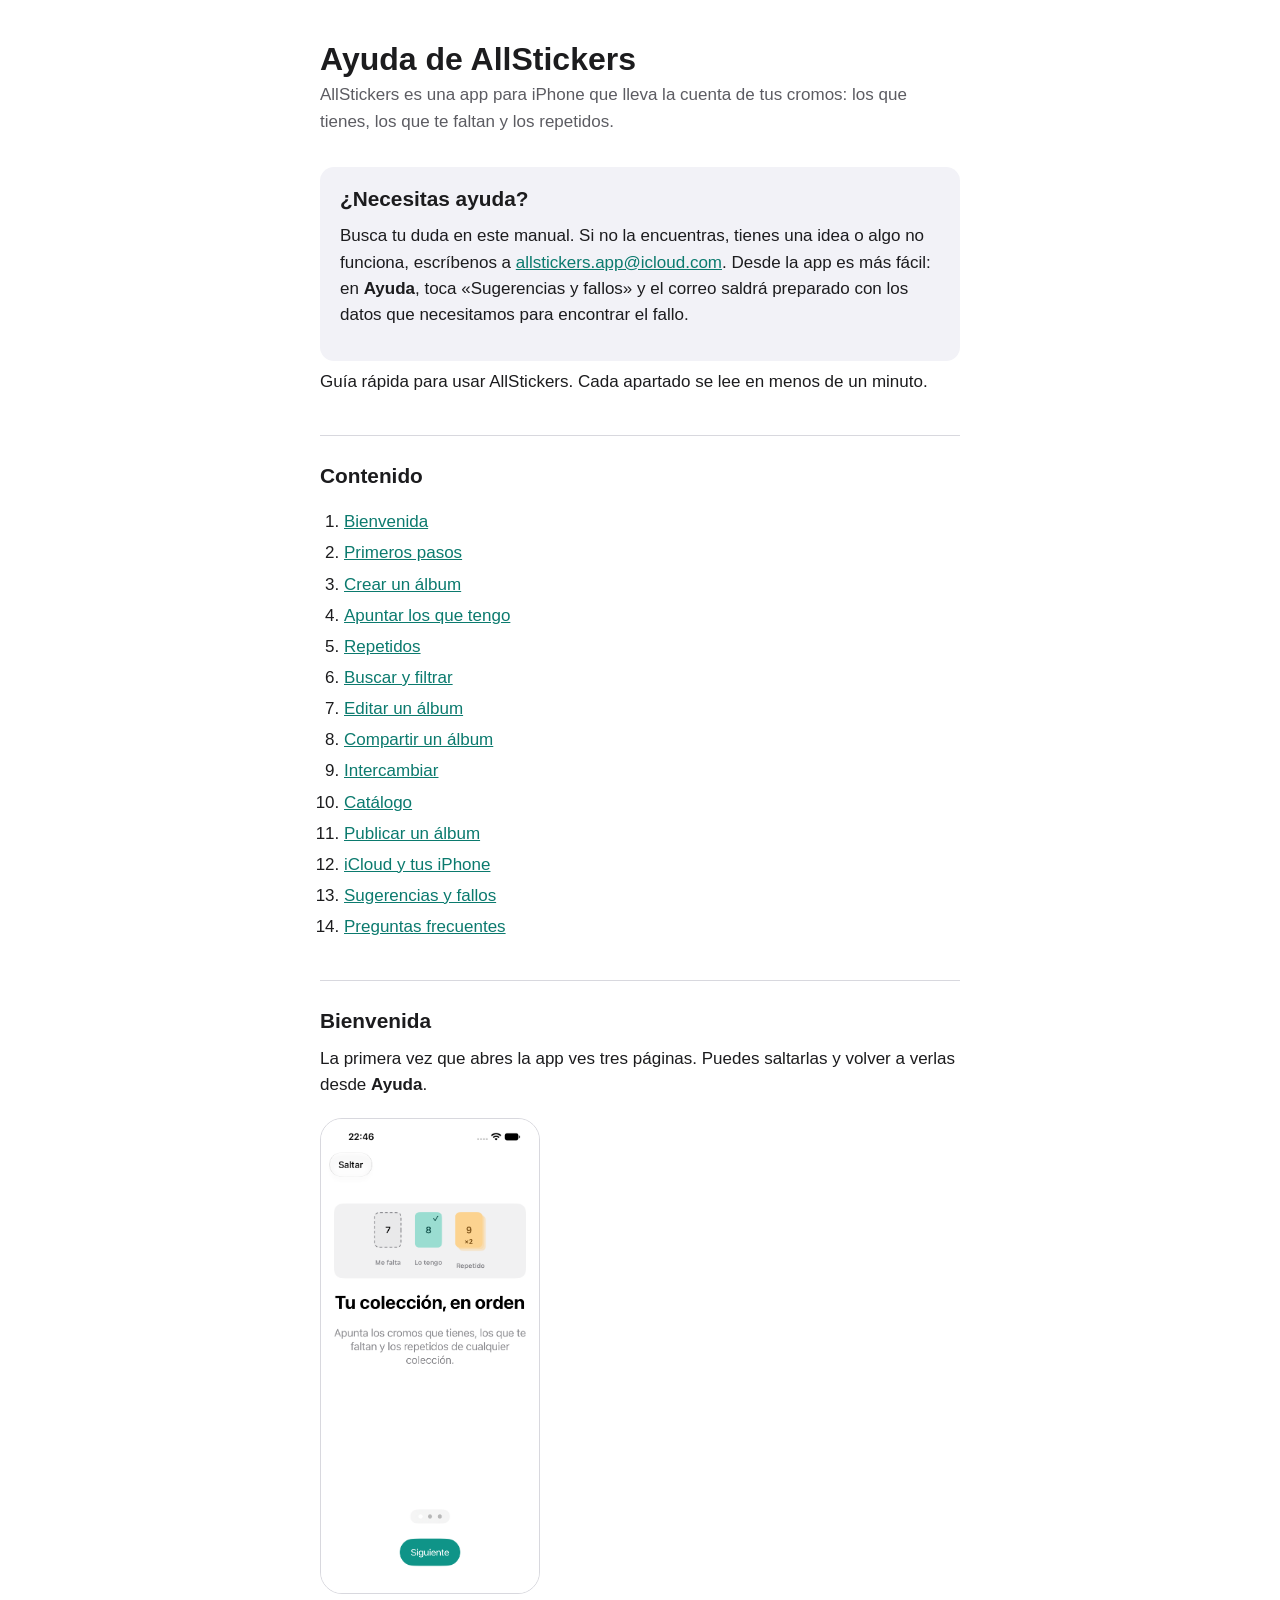
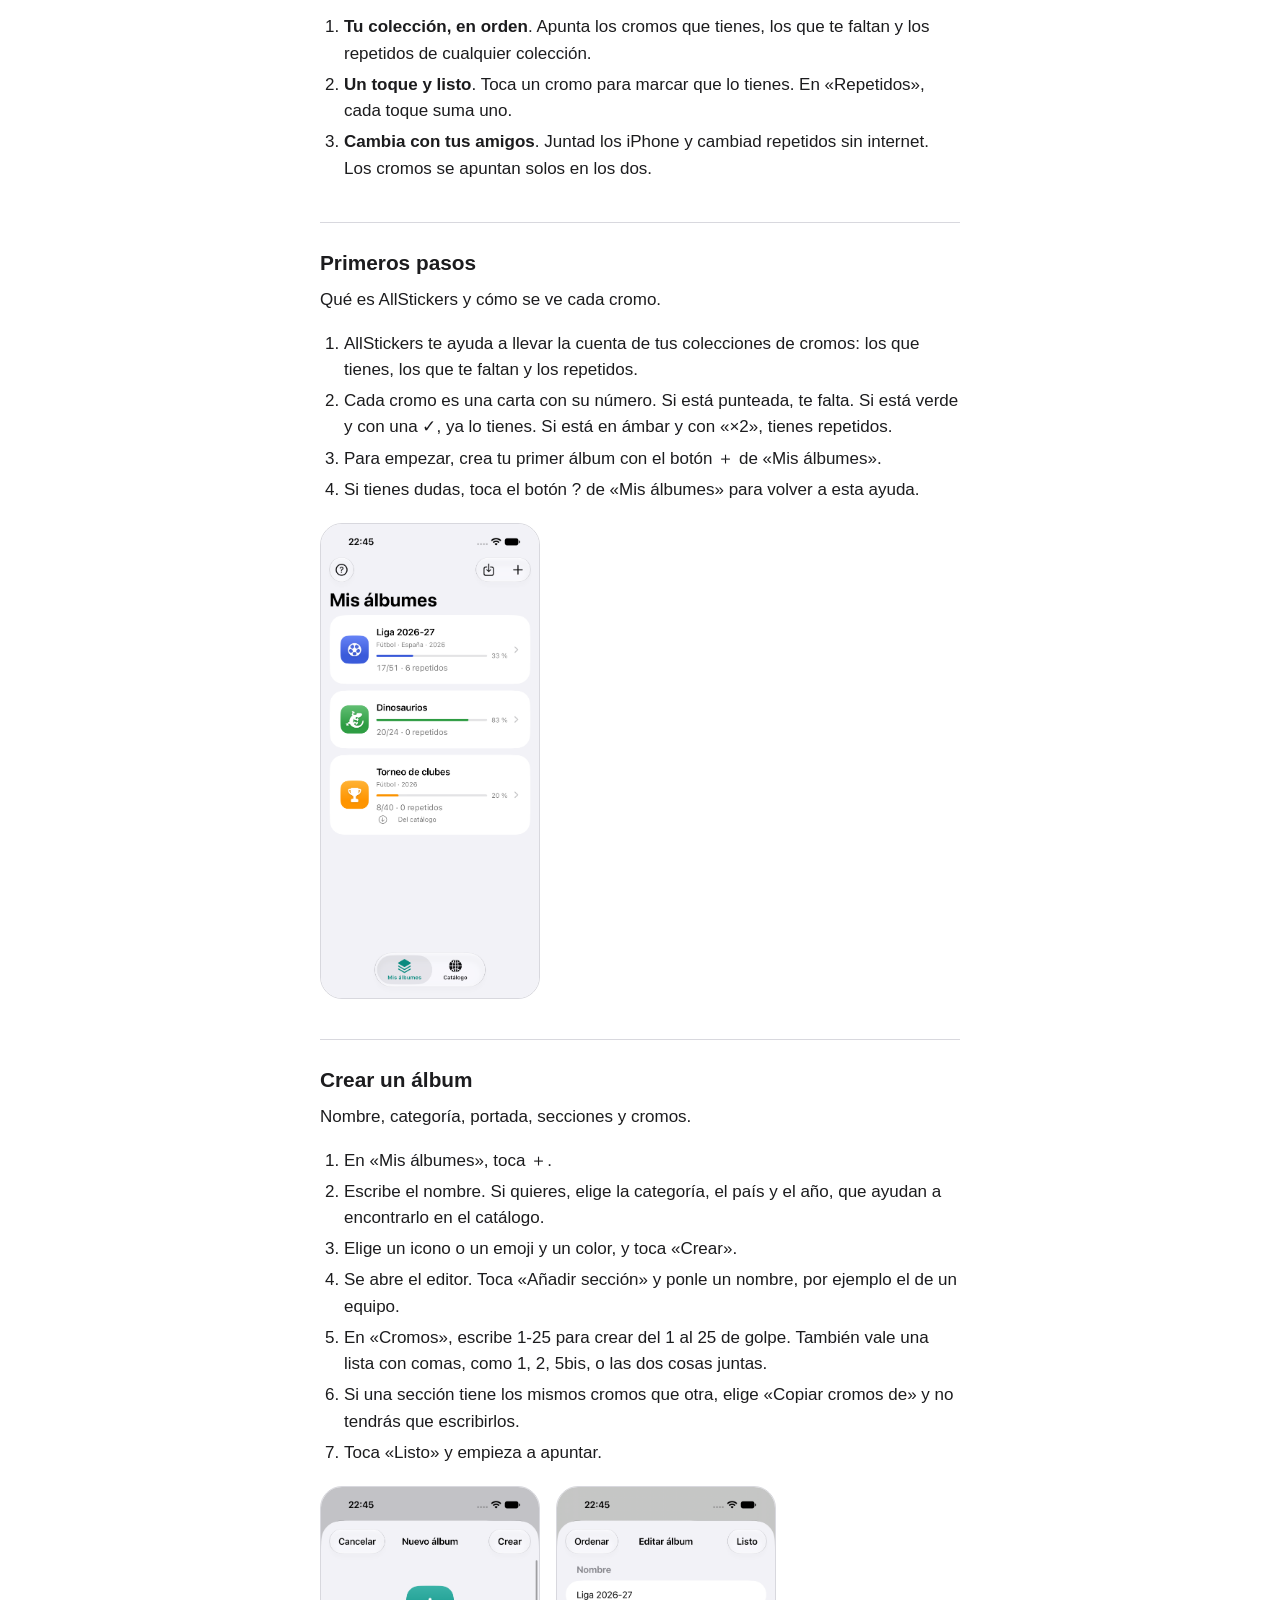
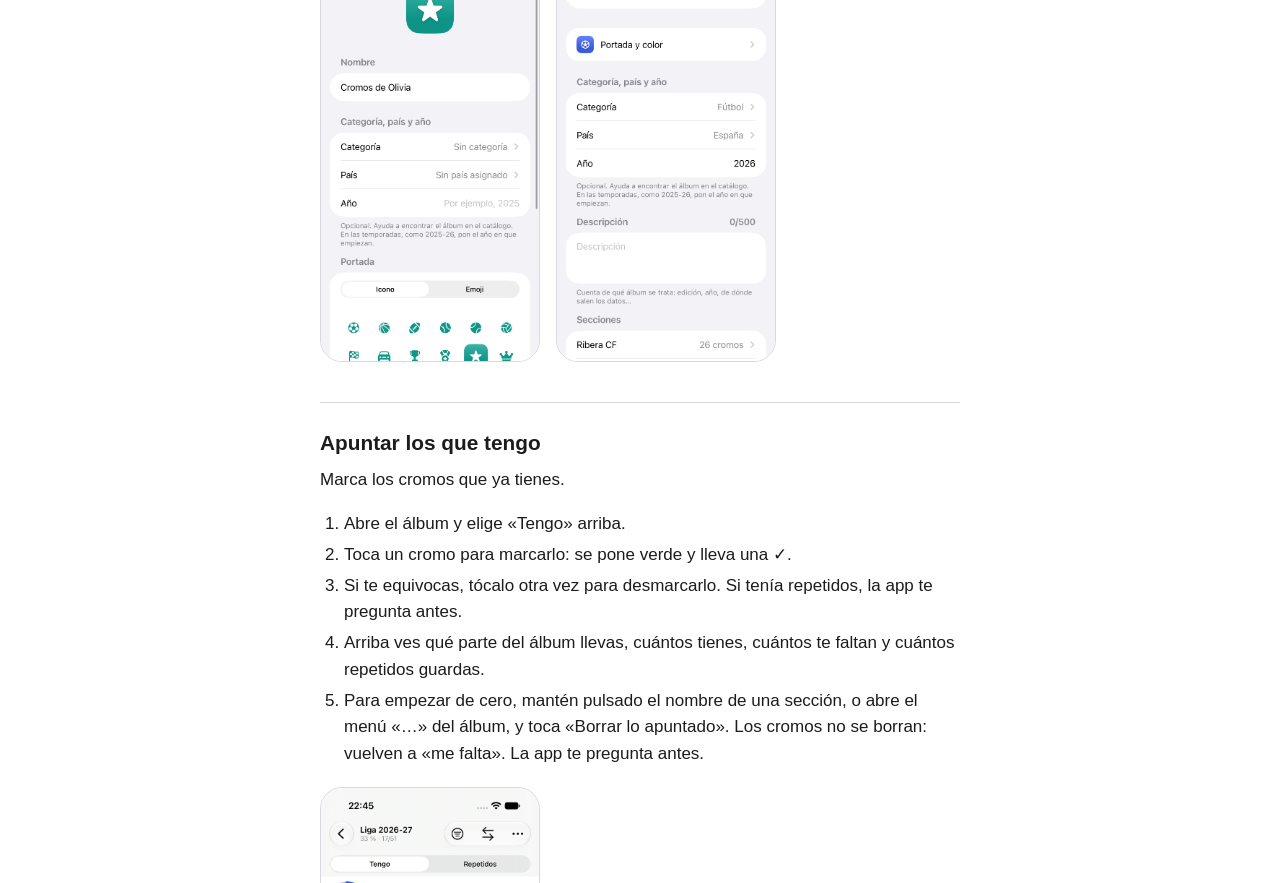
<file: index.html>
<!doctype html>
<html lang="es">
<head>
<meta charset="utf-8">
<meta name="viewport" content="width=device-width, initial-scale=1">
<title>AllStickers</title>
<meta http-equiv="refresh" content="0; url=soporte.html">
<link rel="stylesheet" href="estilo.css">
</head>
<body>
<main>
<h1>AllStickers</h1>
<p><a href="soporte.html">Ayuda</a> · <a href="privacidad.html">Política de privacidad</a></p>
</main>
</body>
</html>
</file>
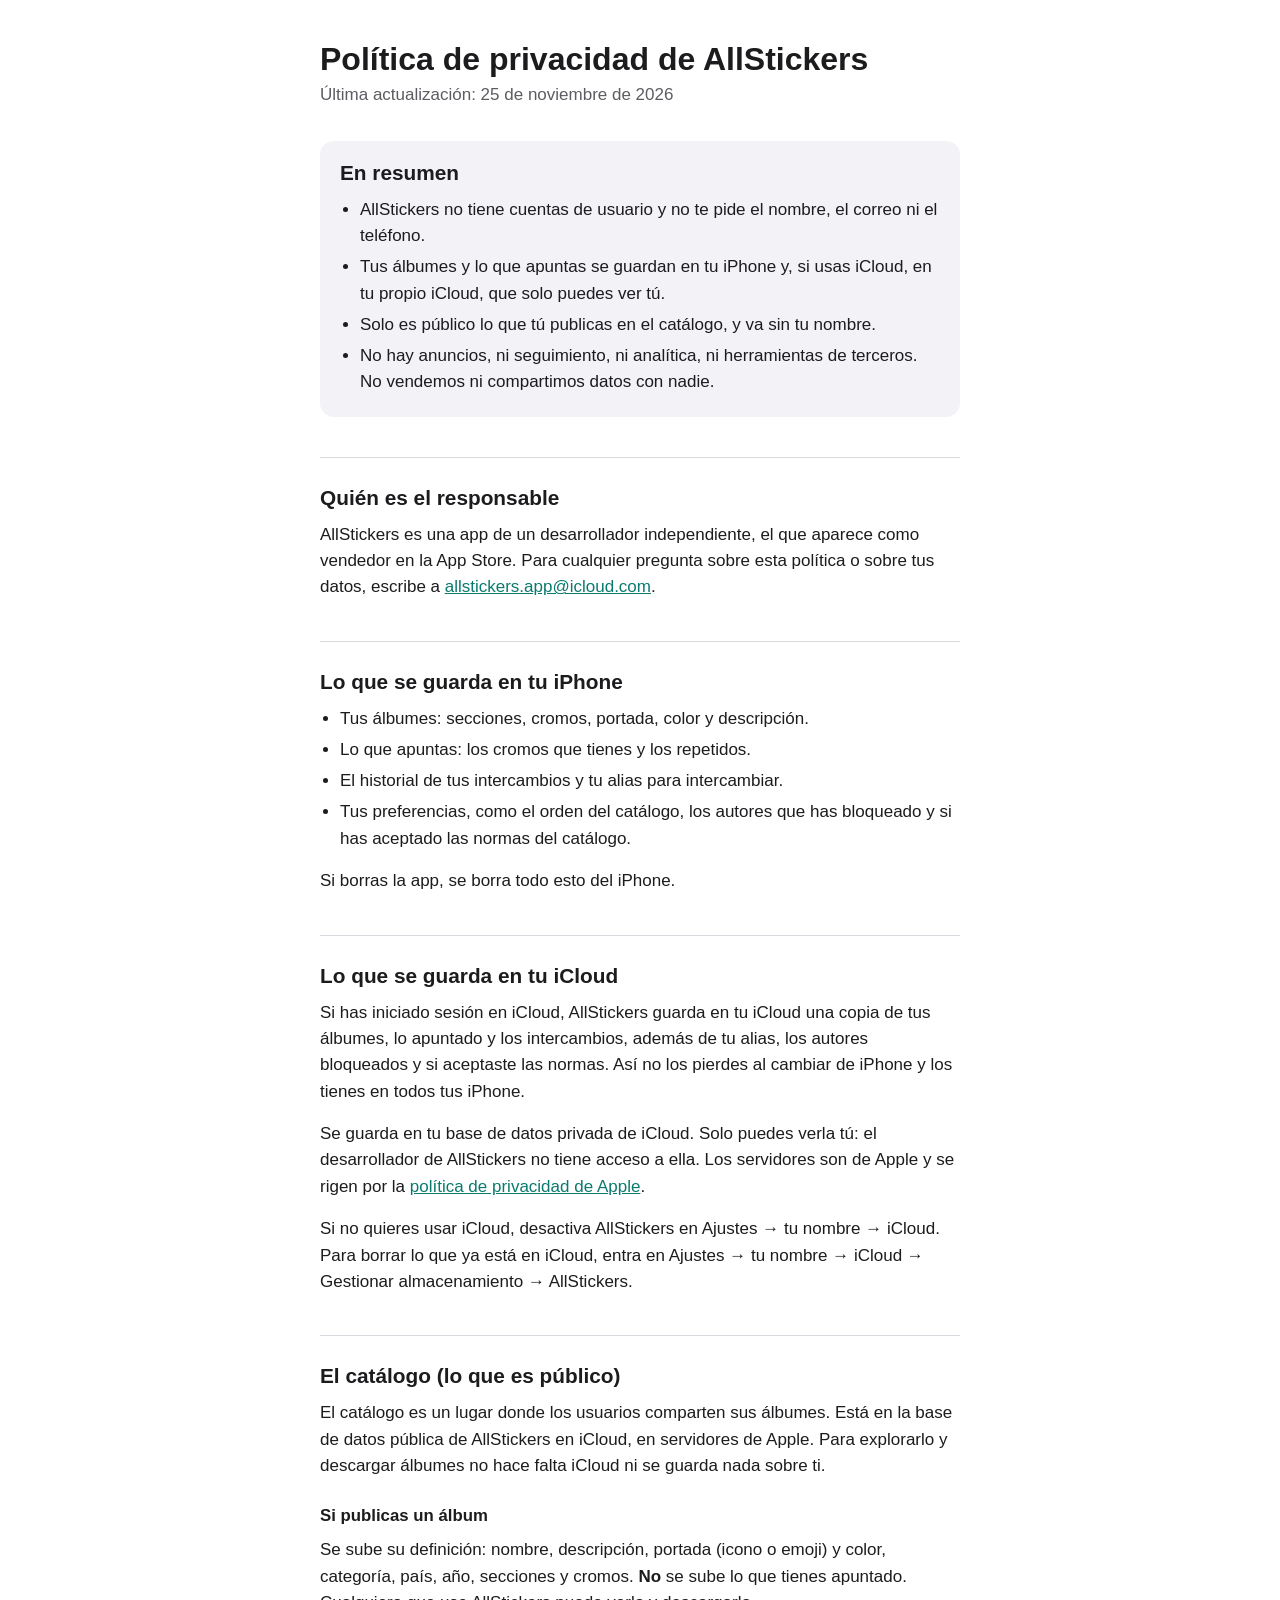
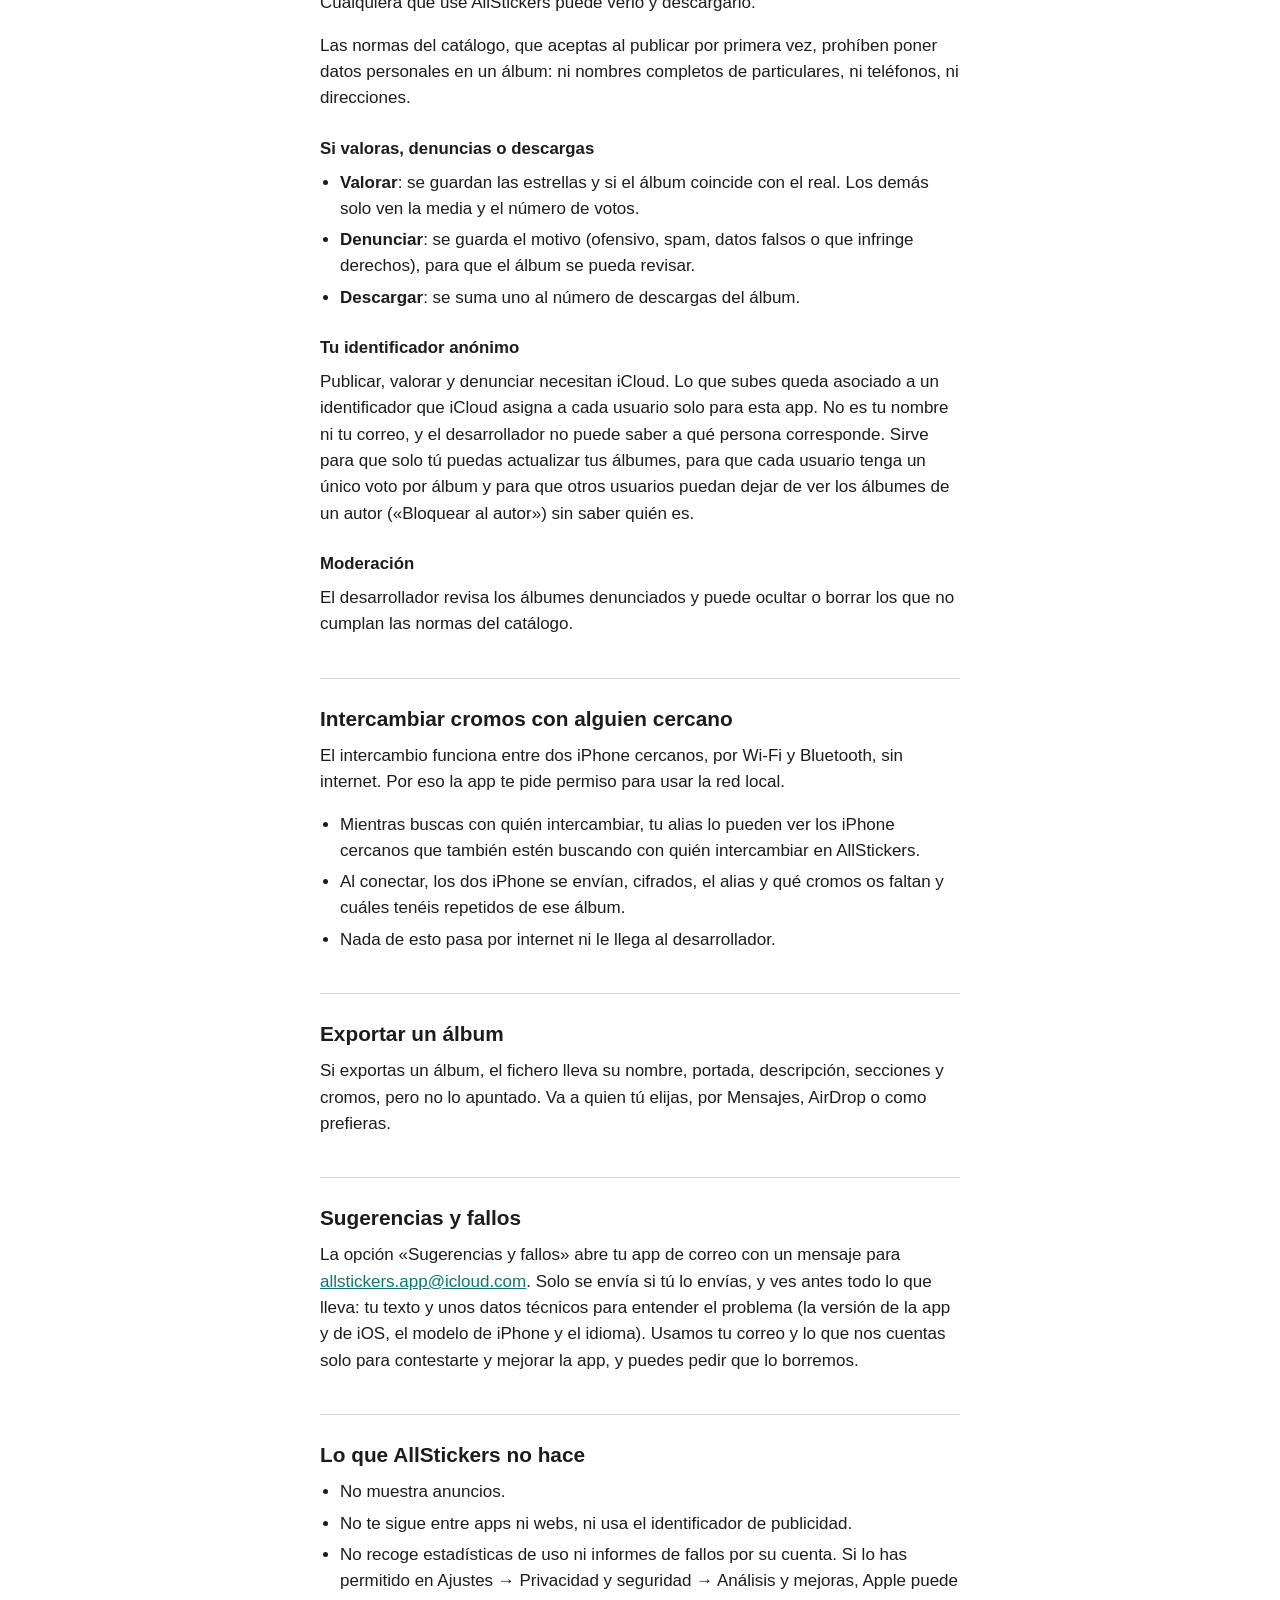
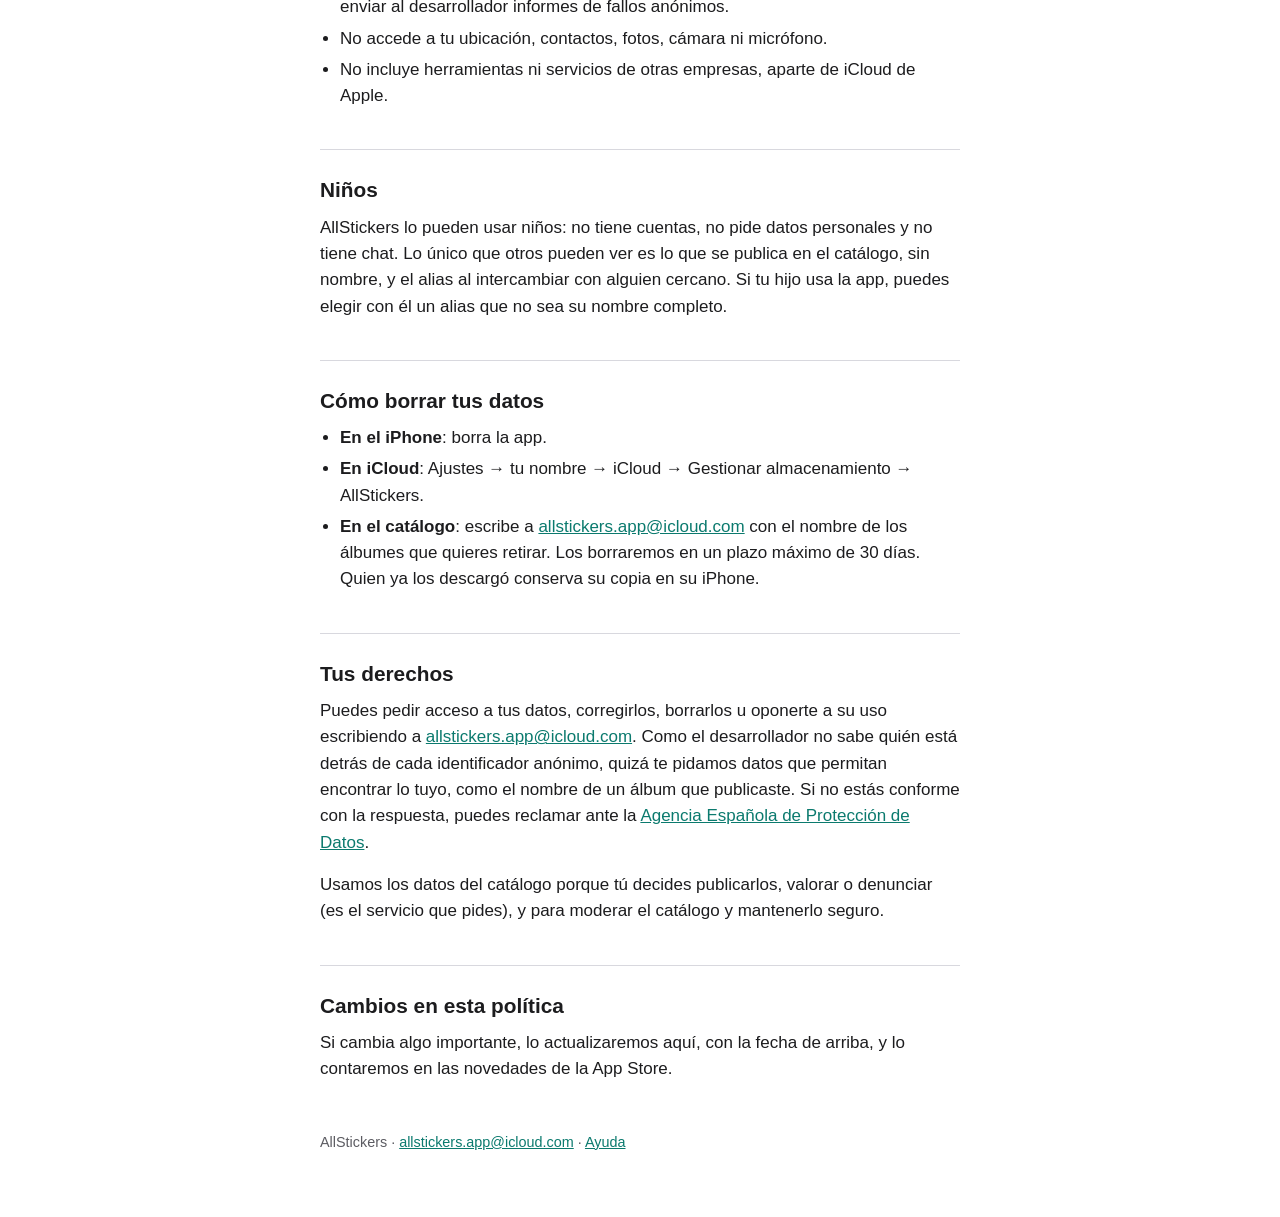
<file: privacidad.html>
<!doctype html>
<html lang="es">
<head>
<meta charset="utf-8">
<meta name="viewport" content="width=device-width, initial-scale=1">
<title>Política de privacidad · AllStickers</title>
<meta name="description" content="Qué datos usa AllStickers, dónde se guardan y cómo borrarlos.">
<link rel="stylesheet" href="estilo.css">
</head>
<body>
<main>
  <h1>Política de privacidad de AllStickers</h1>
  <p class="updated">Última actualización: 25 de noviembre de 2026</p>

  <section class="summary">
    <h2>En resumen</h2>
    <ul>
      <li>AllStickers no tiene cuentas de usuario y no te pide el nombre, el correo ni el teléfono.</li>
      <li>Tus álbumes y lo que apuntas se guardan en tu iPhone y, si usas iCloud, en tu propio iCloud, que solo puedes ver tú.</li>
      <li>Solo es público lo que tú publicas en el catálogo, y va sin tu nombre.</li>
      <li>No hay anuncios, ni seguimiento, ni analítica, ni herramientas de terceros. No vendemos ni compartimos datos con nadie.</li>
    </ul>
  </section>

  <h2>Quién es el responsable</h2>
  <p>AllStickers es una app de un desarrollador independiente, el que aparece como vendedor en la App Store. Para cualquier pregunta sobre esta política o sobre tus datos, escribe a <a href="mailto:allstickers.app@icloud.com">allstickers.app@icloud.com</a>.</p>

  <h2>Lo que se guarda en tu iPhone</h2>
  <ul>
    <li>Tus álbumes: secciones, cromos, portada, color y descripción.</li>
    <li>Lo que apuntas: los cromos que tienes y los repetidos.</li>
    <li>El historial de tus intercambios y tu alias para intercambiar.</li>
    <li>Tus preferencias, como el orden del catálogo, los autores que has bloqueado y si has aceptado las normas del catálogo.</li>
  </ul>
  <p>Si borras la app, se borra todo esto del iPhone.</p>

  <h2>Lo que se guarda en tu iCloud</h2>
  <p>Si has iniciado sesión en iCloud, AllStickers guarda en tu iCloud una copia de tus álbumes, lo apuntado y los intercambios, además de tu alias, los autores bloqueados y si aceptaste las normas. Así no los pierdes al cambiar de iPhone y los tienes en todos tus iPhone.</p>
  <p>Se guarda en tu base de datos privada de iCloud. Solo puedes verla tú: el desarrollador de AllStickers no tiene acceso a ella. Los servidores son de Apple y se rigen por la <a href="https://www.apple.com/es/legal/privacy/">política de privacidad de Apple</a>.</p>
  <p>Si no quieres usar iCloud, desactiva AllStickers en Ajustes → tu nombre → iCloud. Para borrar lo que ya está en iCloud, entra en Ajustes → tu nombre → iCloud → Gestionar almacenamiento → AllStickers.</p>

  <h2>El catálogo (lo que es público)</h2>
  <p>El catálogo es un lugar donde los usuarios comparten sus álbumes. Está en la base de datos pública de AllStickers en iCloud, en servidores de Apple. Para explorarlo y descargar álbumes no hace falta iCloud ni se guarda nada sobre ti.</p>

  <h3>Si publicas un álbum</h3>
  <p>Se sube su definición: nombre, descripción, portada (icono o emoji) y color, categoría, país, año, secciones y cromos. <strong>No</strong> se sube lo que tienes apuntado. Cualquiera que use AllStickers puede verlo y descargarlo.</p>
  <p>Las normas del catálogo, que aceptas al publicar por primera vez, prohíben poner datos personales en un álbum: ni nombres completos de particulares, ni teléfonos, ni direcciones.</p>

  <h3>Si valoras, denuncias o descargas</h3>
  <ul>
    <li><strong>Valorar</strong>: se guardan las estrellas y si el álbum coincide con el real. Los demás solo ven la media y el número de votos.</li>
    <li><strong>Denunciar</strong>: se guarda el motivo (ofensivo, spam, datos falsos o que infringe derechos), para que el álbum se pueda revisar.</li>
    <li><strong>Descargar</strong>: se suma uno al número de descargas del álbum.</li>
  </ul>

  <h3>Tu identificador anónimo</h3>
  <p>Publicar, valorar y denunciar necesitan iCloud. Lo que subes queda asociado a un identificador que iCloud asigna a cada usuario solo para esta app. No es tu nombre ni tu correo, y el desarrollador no puede saber a qué persona corresponde. Sirve para que solo tú puedas actualizar tus álbumes, para que cada usuario tenga un único voto por álbum y para que otros usuarios puedan dejar de ver los álbumes de un autor («Bloquear al autor») sin saber quién es.</p>

  <h3>Moderación</h3>
  <p>El desarrollador revisa los álbumes denunciados y puede ocultar o borrar los que no cumplan las normas del catálogo.</p>

  <h2>Intercambiar cromos con alguien cercano</h2>
  <p>El intercambio funciona entre dos iPhone cercanos, por Wi‑Fi y Bluetooth, sin internet. Por eso la app te pide permiso para usar la red local.</p>
  <ul>
    <li>Mientras buscas con quién intercambiar, tu alias lo pueden ver los iPhone cercanos que también estén buscando con quién intercambiar en AllStickers.</li>
    <li>Al conectar, los dos iPhone se envían, cifrados, el alias y qué cromos os faltan y cuáles tenéis repetidos de ese álbum.</li>
    <li>Nada de esto pasa por internet ni le llega al desarrollador.</li>
  </ul>

  <h2>Exportar un álbum</h2>
  <p>Si exportas un álbum, el fichero lleva su nombre, portada, descripción, secciones y cromos, pero no lo apuntado. Va a quien tú elijas, por Mensajes, AirDrop o como prefieras.</p>

  <h2>Sugerencias y fallos</h2>
  <p>La opción «Sugerencias y fallos» abre tu app de correo con un mensaje para <a href="mailto:allstickers.app@icloud.com">allstickers.app@icloud.com</a>. Solo se envía si tú lo envías, y ves antes todo lo que lleva: tu texto y unos datos técnicos para entender el problema (la versión de la app y de iOS, el modelo de iPhone y el idioma). Usamos tu correo y lo que nos cuentas solo para contestarte y mejorar la app, y puedes pedir que lo borremos.</p>

  <h2>Lo que AllStickers no hace</h2>
  <ul>
    <li>No muestra anuncios.</li>
    <li>No te sigue entre apps ni webs, ni usa el identificador de publicidad.</li>
    <li>No recoge estadísticas de uso ni informes de fallos por su cuenta. Si lo has permitido en Ajustes → Privacidad y seguridad → Análisis y mejoras, Apple puede enviar al desarrollador informes de fallos anónimos.</li>
    <li>No accede a tu ubicación, contactos, fotos, cámara ni micrófono.</li>
    <li>No incluye herramientas ni servicios de otras empresas, aparte de iCloud de Apple.</li>
  </ul>

  <h2>Niños</h2>
  <p>AllStickers lo pueden usar niños: no tiene cuentas, no pide datos personales y no tiene chat. Lo único que otros pueden ver es lo que se publica en el catálogo, sin nombre, y el alias al intercambiar con alguien cercano. Si tu hijo usa la app, puedes elegir con él un alias que no sea su nombre completo.</p>

  <h2>Cómo borrar tus datos</h2>
  <ul>
    <li><strong>En el iPhone</strong>: borra la app.</li>
    <li><strong>En iCloud</strong>: Ajustes → tu nombre → iCloud → Gestionar almacenamiento → AllStickers.</li>
    <li><strong>En el catálogo</strong>: escribe a <a href="mailto:allstickers.app@icloud.com">allstickers.app@icloud.com</a> con el nombre de los álbumes que quieres retirar. Los borraremos en un plazo máximo de 30 días. Quien ya los descargó conserva su copia en su iPhone.</li>
  </ul>

  <h2>Tus derechos</h2>
  <p>Puedes pedir acceso a tus datos, corregirlos, borrarlos u oponerte a su uso escribiendo a <a href="mailto:allstickers.app@icloud.com">allstickers.app@icloud.com</a>. Como el desarrollador no sabe quién está detrás de cada identificador anónimo, quizá te pidamos datos que permitan encontrar lo tuyo, como el nombre de un álbum que publicaste. Si no estás conforme con la respuesta, puedes reclamar ante la <a href="https://www.aepd.es/">Agencia Española de Protección de Datos</a>.</p>
  <p>Usamos los datos del catálogo porque tú decides publicarlos, valorar o denunciar (es el servicio que pides), y para moderar el catálogo y mantenerlo seguro.</p>

  <h2>Cambios en esta política</h2>
  <p>Si cambia algo importante, lo actualizaremos aquí, con la fecha de arriba, y lo contaremos en las novedades de la App Store.</p>

  <footer>AllStickers · <a href="mailto:allstickers.app@icloud.com">allstickers.app@icloud.com</a> · <a href="soporte.html">Ayuda</a></footer>
</main>
</body>
</html>
</file>
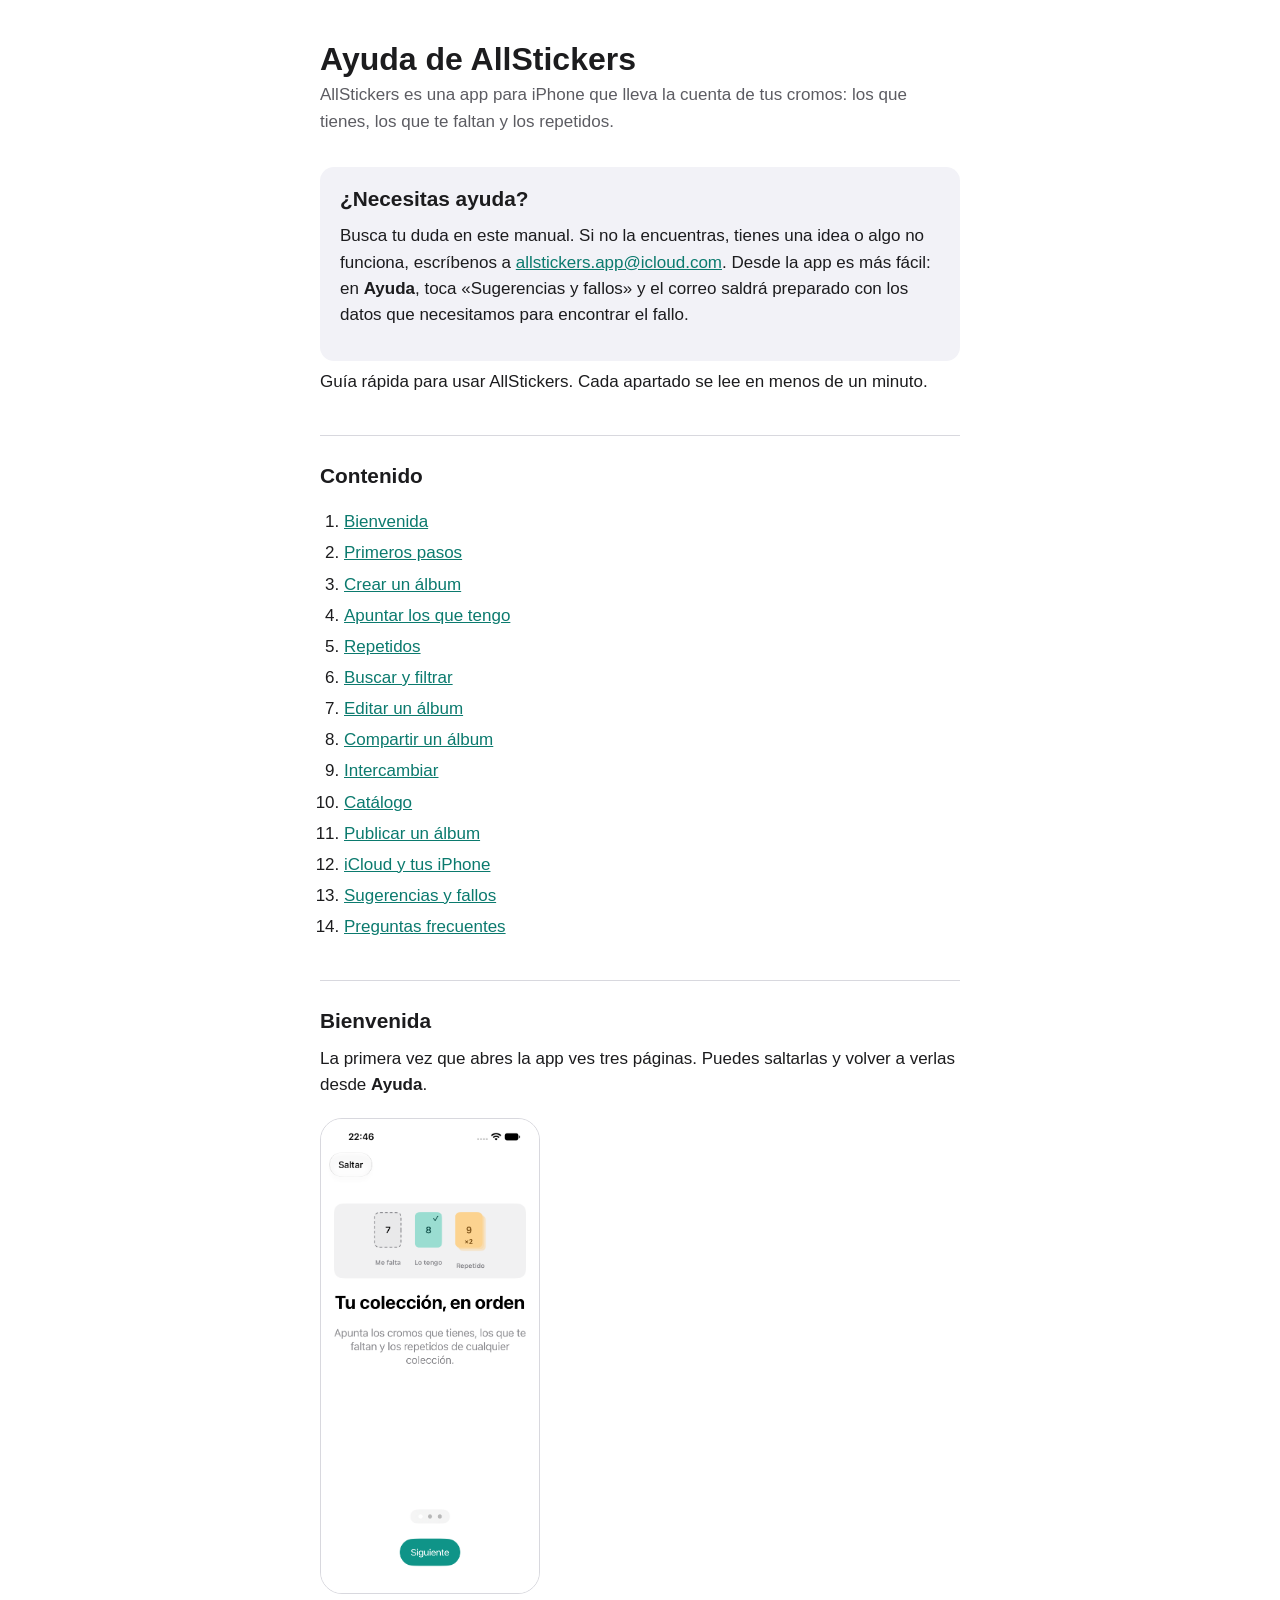
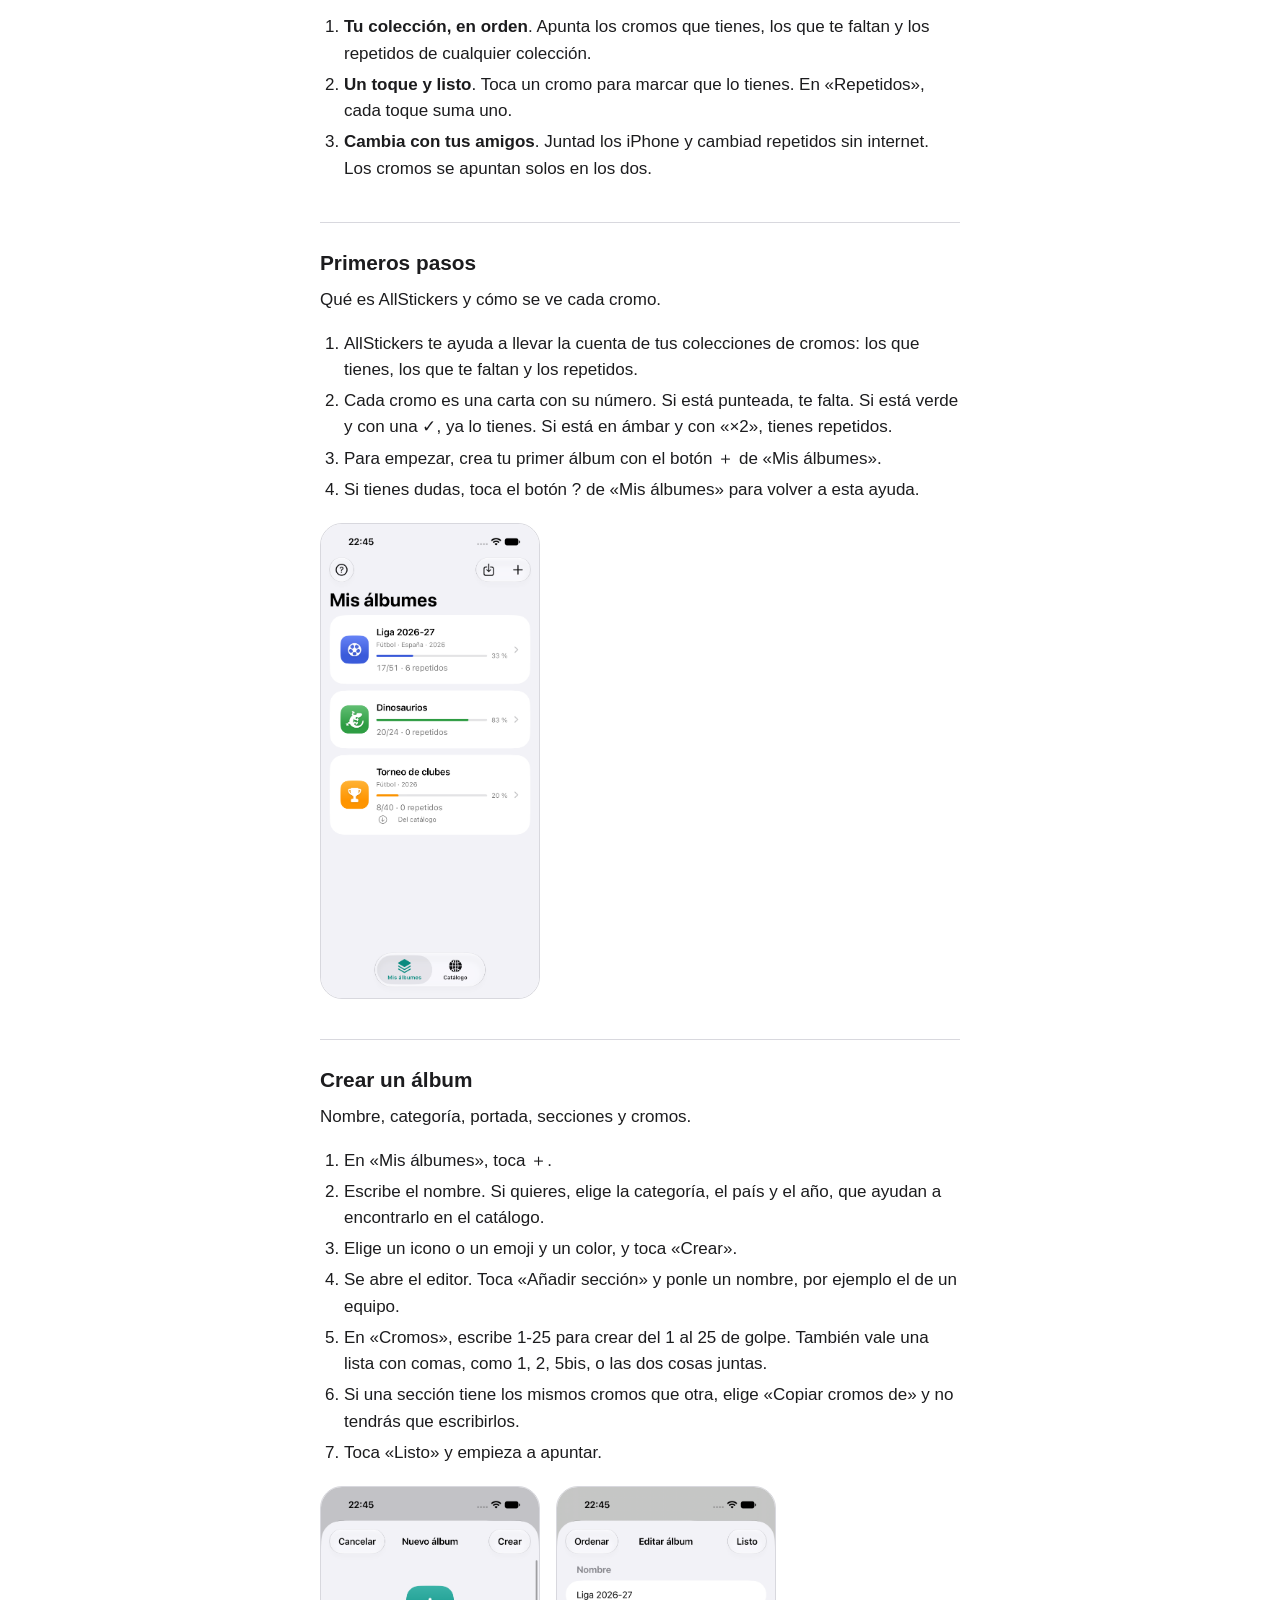
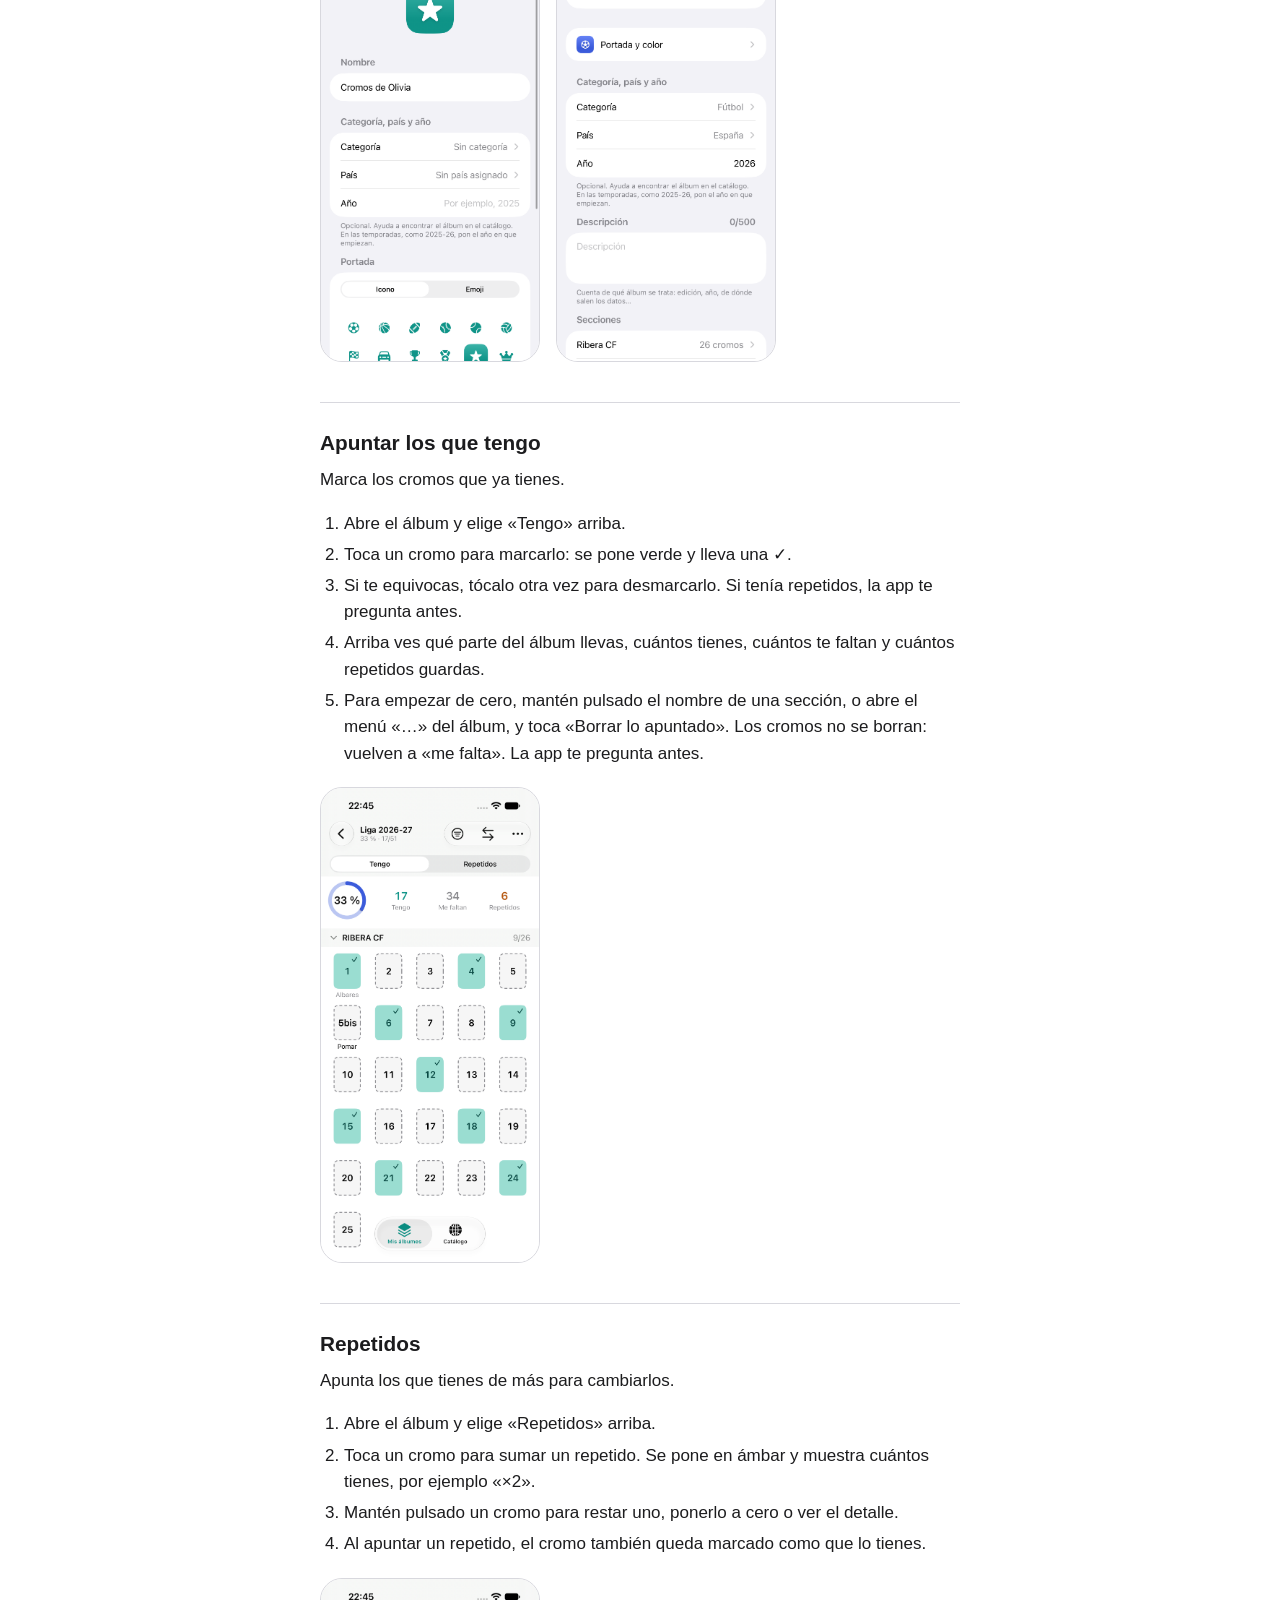
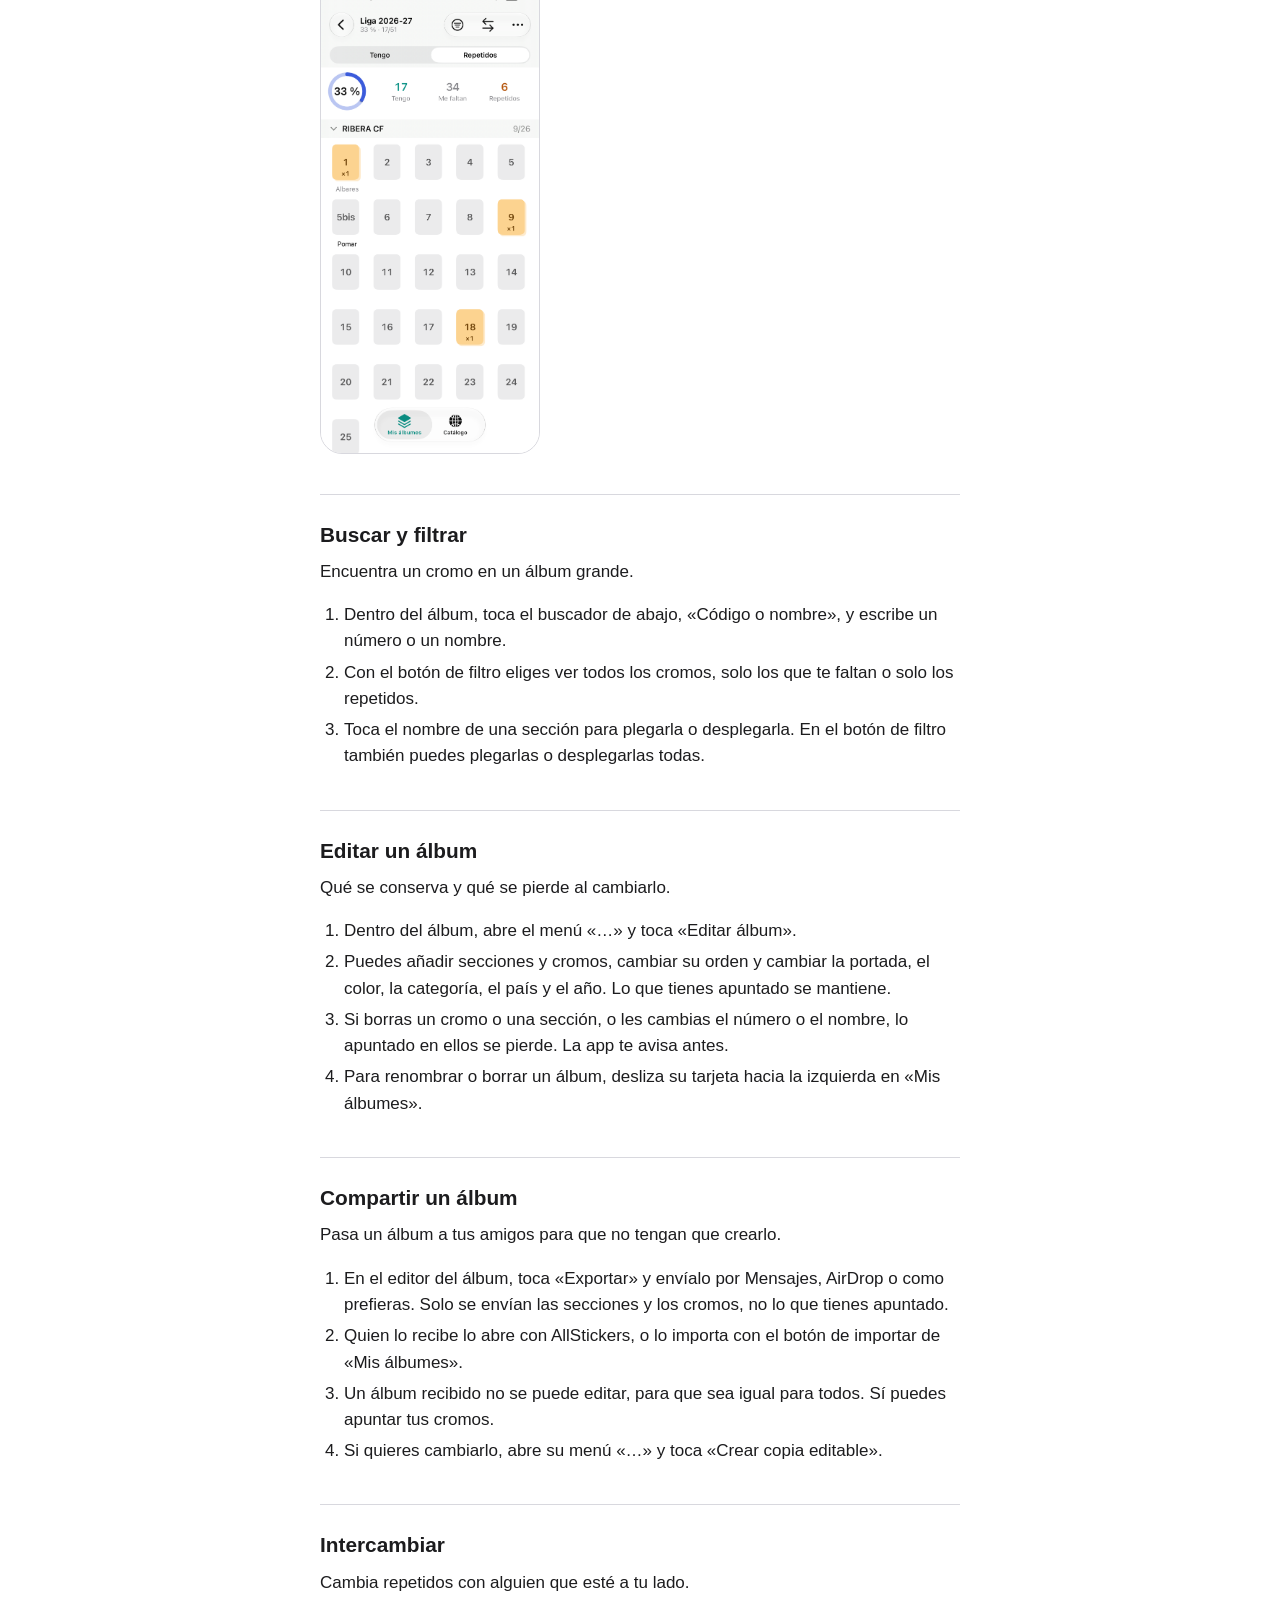
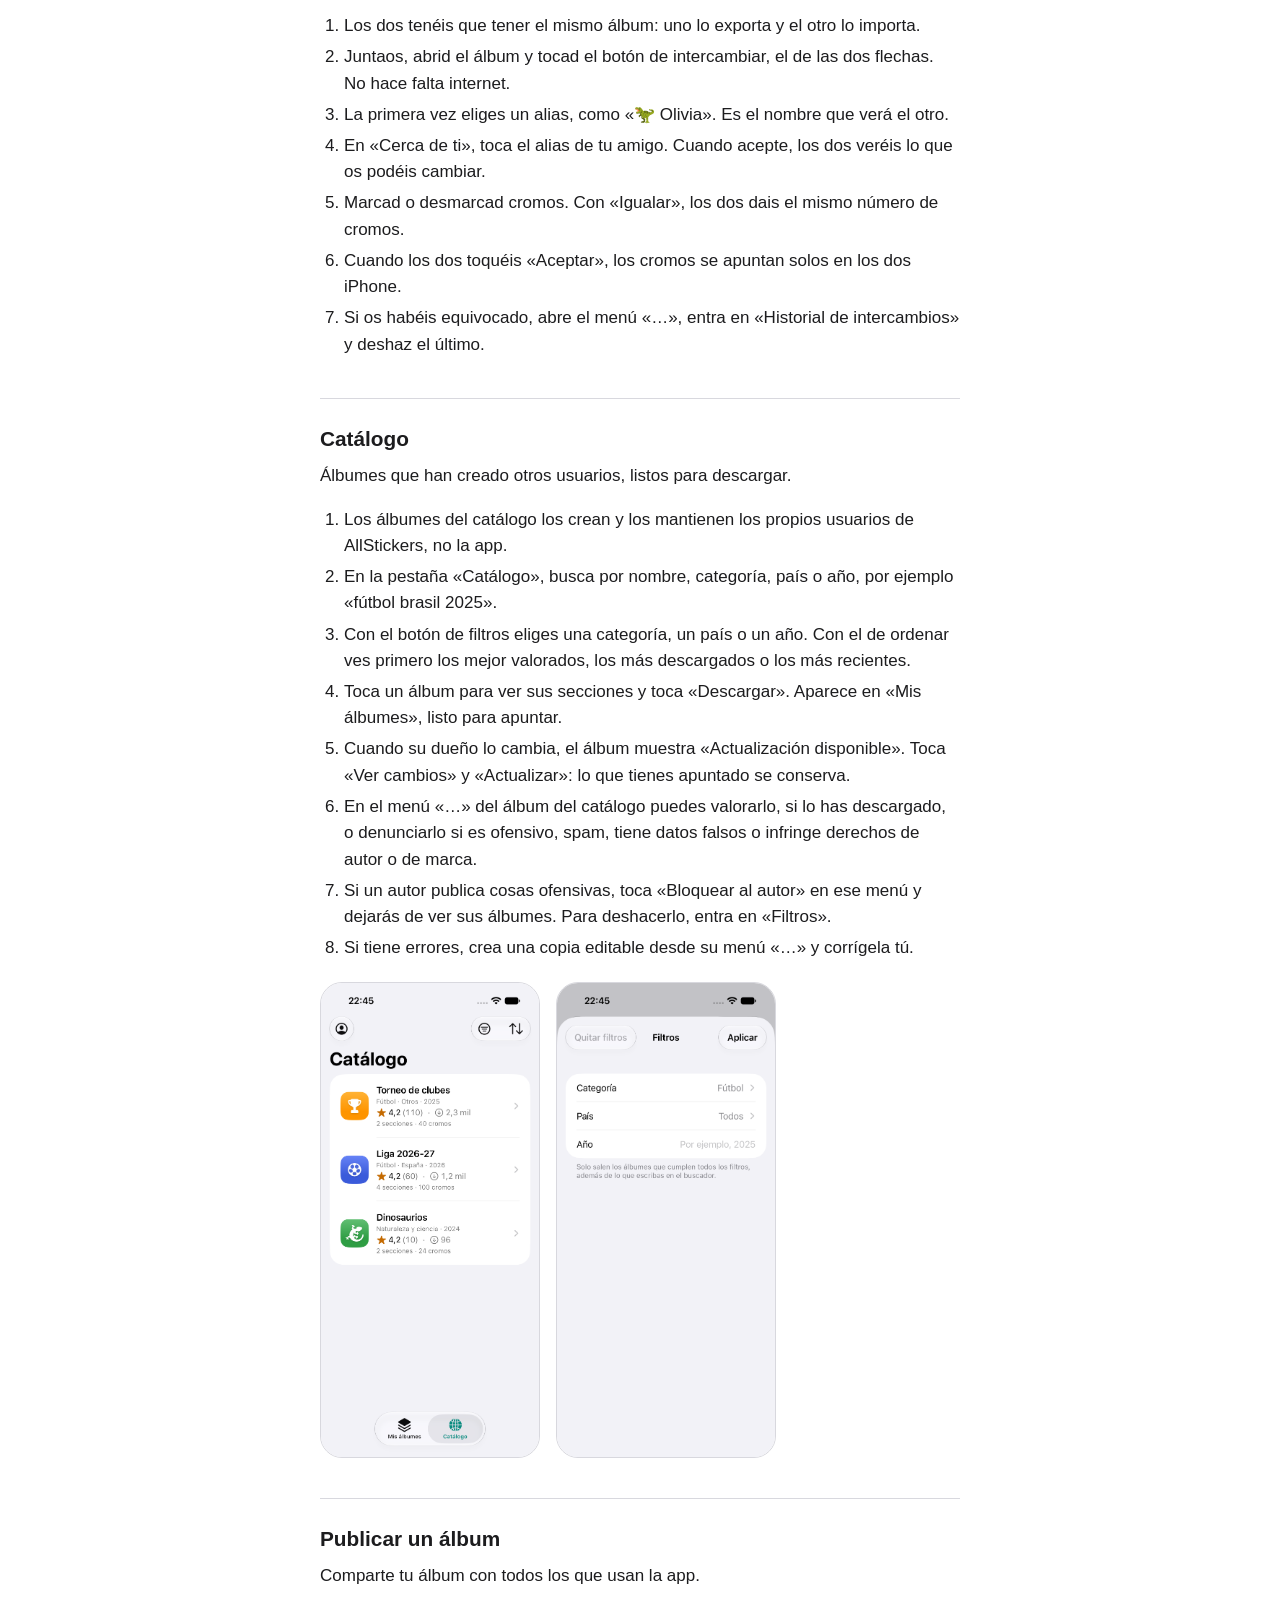
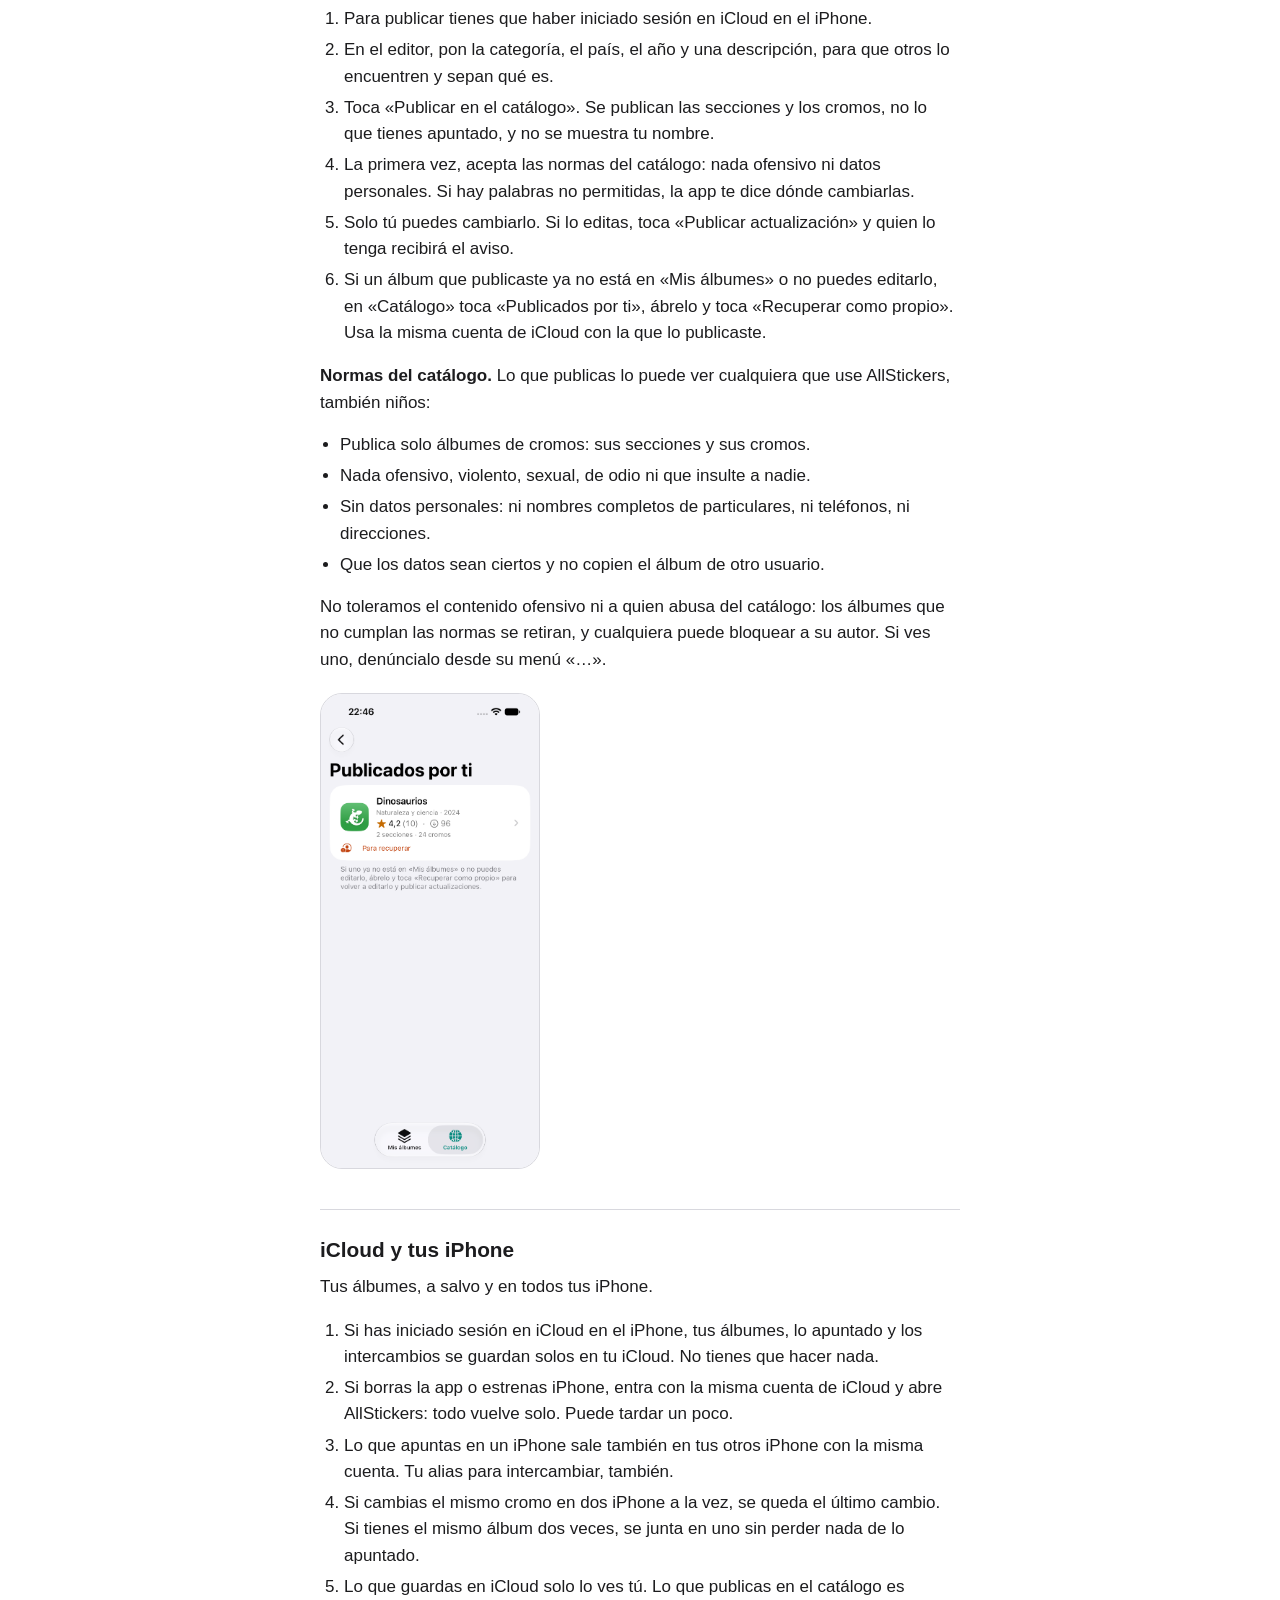
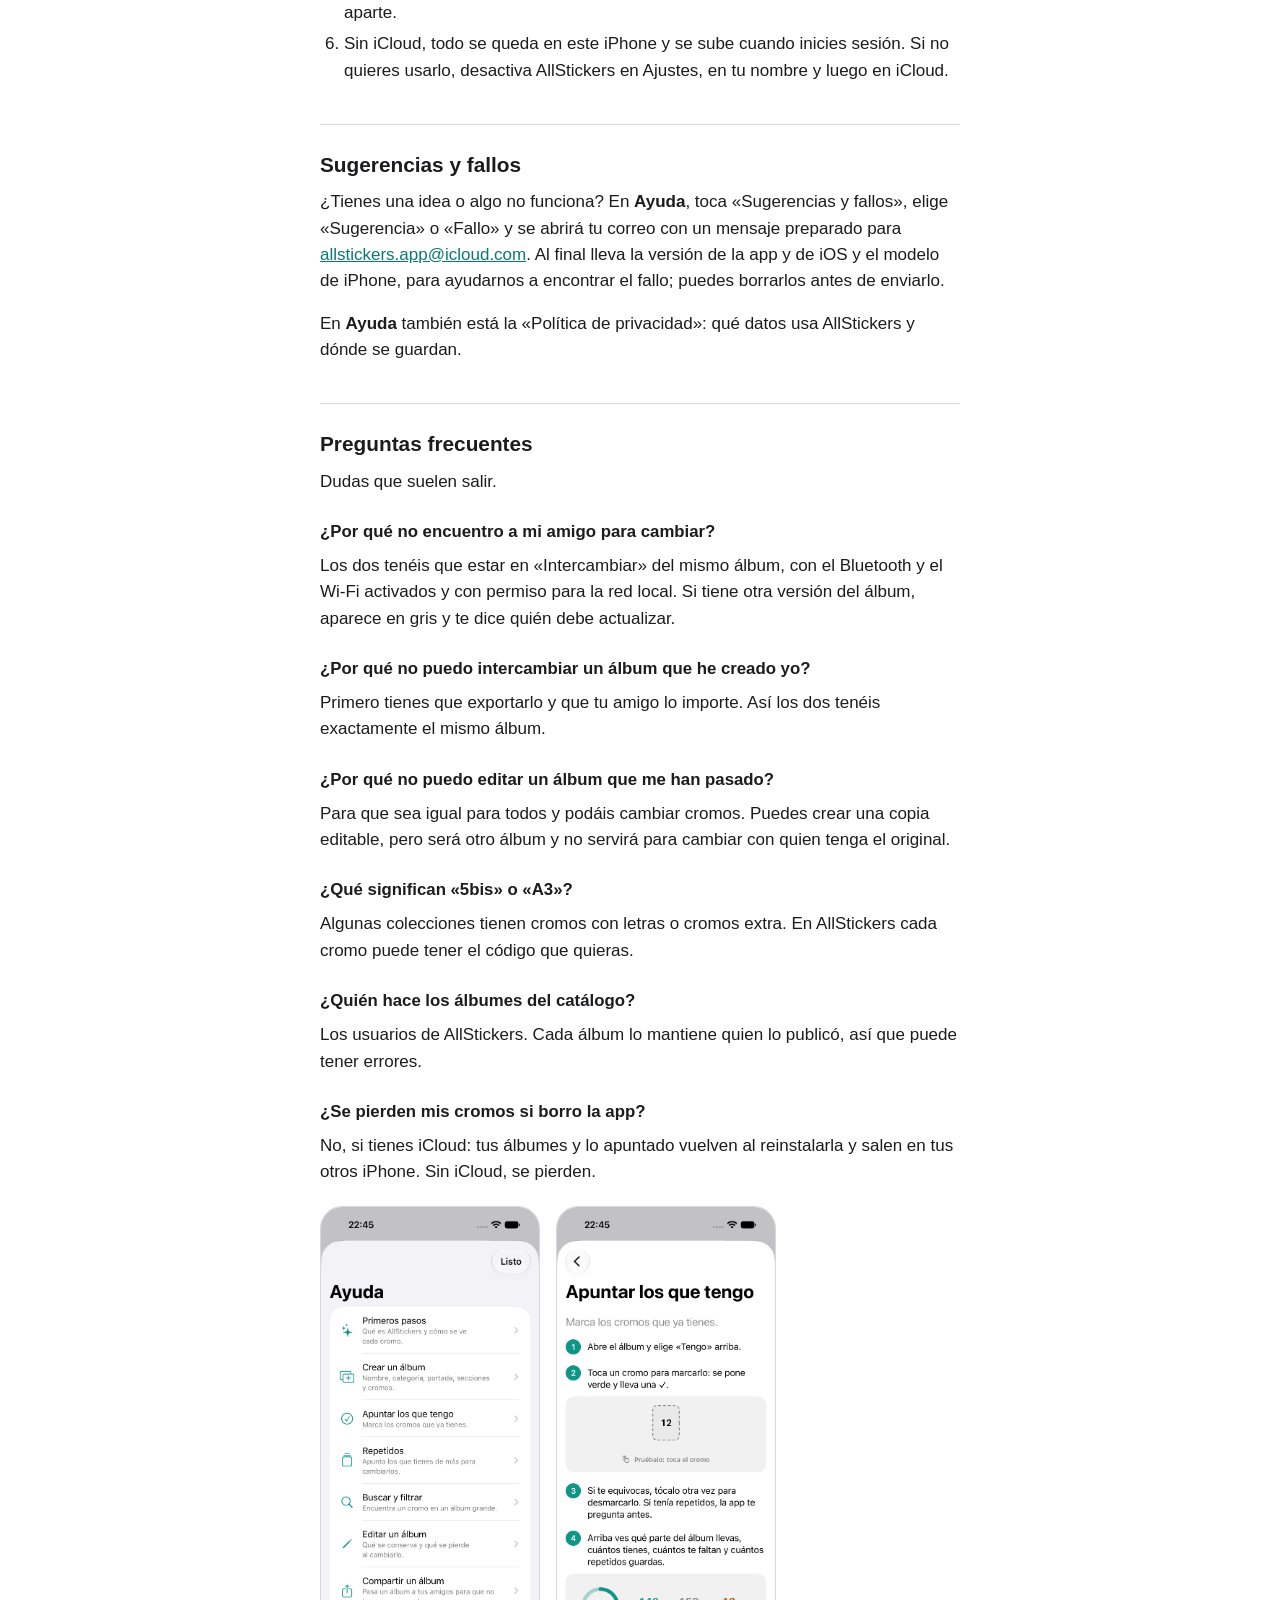
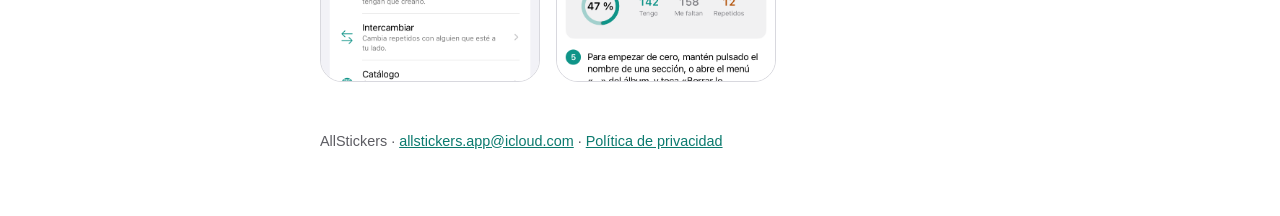
<file: soporte.html>
<!doctype html>
<html lang="es">
<head>
<meta charset="utf-8">
<meta name="viewport" content="width=device-width, initial-scale=1">
<title>Ayuda de AllStickers</title>
<meta name="description" content="Manual de AllStickers y cómo contactar para dudas, sugerencias y fallos.">
<link rel="stylesheet" href="estilo.css">
</head>
<body>
<main>
<!-- Generada con scripts/build-support-page.py a partir de docs/MANUAL.md. No la edites a mano. -->
<h1>Ayuda de AllStickers</h1>
<p class="updated">AllStickers es una app para iPhone que lleva la cuenta de tus cromos: los que tienes, los que te faltan y los repetidos.</p>

<section class="summary" id="contacto">
<h2>¿Necesitas ayuda?</h2>
<p>Busca tu duda en este manual. Si no la encuentras, tienes una idea o algo no funciona, escríbenos a <a href="mailto:allstickers.app@icloud.com">allstickers.app@icloud.com</a>. Desde la app es más fácil: en <strong>Ayuda</strong>, toca «Sugerencias y fallos» y el correo saldrá preparado con los datos que necesitamos para encontrar el fallo.</p>
</section>

<p>Guía rápida para usar AllStickers. Cada apartado se lee en menos de un minuto.</p>

<h2 id="contenido">Contenido</h2>

<ol>
  <li><a href="#bienvenida">Bienvenida</a></li>
  <li><a href="#primeros-pasos">Primeros pasos</a></li>
  <li><a href="#crear-un-álbum">Crear un álbum</a></li>
  <li><a href="#apuntar-los-que-tengo">Apuntar los que tengo</a></li>
  <li><a href="#repetidos">Repetidos</a></li>
  <li><a href="#buscar-y-filtrar">Buscar y filtrar</a></li>
  <li><a href="#editar-un-álbum">Editar un álbum</a></li>
  <li><a href="#compartir-un-álbum">Compartir un álbum</a></li>
  <li><a href="#intercambiar">Intercambiar</a></li>
  <li><a href="#catálogo">Catálogo</a></li>
  <li><a href="#publicar-un-álbum">Publicar un álbum</a></li>
  <li><a href="#icloud-y-tus-iphone">iCloud y tus iPhone</a></li>
  <li><a href="#sugerencias-y-fallos">Sugerencias y fallos</a></li>
  <li><a href="#preguntas-frecuentes">Preguntas frecuentes</a></li>
</ol>

<h2 id="bienvenida">Bienvenida</h2>

<p>La primera vez que abres la app ves tres páginas. Puedes saltarlas y volver a verlas desde <strong>Ayuda</strong>.</p>

<div class="shots">
  <img src="manual/bienvenida.png" alt="Primera página de la bienvenida" width="260">
</div>

<ol>
  <li><strong>Tu colección, en orden</strong>. Apunta los cromos que tienes, los que te faltan y los repetidos de cualquier colección.</li>
  <li><strong>Un toque y listo</strong>. Toca un cromo para marcar que lo tienes. En «Repetidos», cada toque suma uno.</li>
  <li><strong>Cambia con tus amigos</strong>. Juntad los iPhone y cambiad repetidos sin internet. Los cromos se apuntan solos en los dos.</li>
</ol>

<h2 id="primeros-pasos">Primeros pasos</h2>

<p>Qué es AllStickers y cómo se ve cada cromo.</p>

<ol>
  <li>AllStickers te ayuda a llevar la cuenta de tus colecciones de cromos: los que tienes, los que te faltan y los repetidos.</li>
  <li>Cada cromo es una carta con su número. Si está punteada, te falta. Si está verde y con una ✓, ya lo tienes. Si está en ámbar y con «×2», tienes repetidos.</li>
  <li>Para empezar, crea tu primer álbum con el botón ＋ de «Mis álbumes».</li>
  <li>Si tienes dudas, toca el botón ? de «Mis álbumes» para volver a esta ayuda.</li>
</ol>

<div class="shots">
  <img src="manual/mis-albumes.png" alt="Pantalla «Mis álbumes» con tres álbumes" width="260">
</div>

<h2 id="crear-un-álbum">Crear un álbum</h2>

<p>Nombre, categoría, portada, secciones y cromos.</p>

<ol>
  <li>En «Mis álbumes», toca ＋.</li>
  <li>Escribe el nombre. Si quieres, elige la categoría, el país y el año, que ayudan a encontrarlo en el catálogo.</li>
  <li>Elige un icono o un emoji y un color, y toca «Crear».</li>
  <li>Se abre el editor. Toca «Añadir sección» y ponle un nombre, por ejemplo el de un equipo.</li>
  <li>En «Cromos», escribe 1-25 para crear del 1 al 25 de golpe. También vale una lista con comas, como 1, 2, 5bis, o las dos cosas juntas.</li>
  <li>Si una sección tiene los mismos cromos que otra, elige «Copiar cromos de» y no tendrás que escribirlos.</li>
  <li>Toca «Listo» y empieza a apuntar.</li>
</ol>

<div class="shots">
  <img src="manual/nuevo-album.png" alt="Hoja «Nuevo álbum» con los iconos de portada" width="260">
  <img src="manual/editor.png" alt="Editor del álbum con sus secciones" width="260">
</div>

<h2 id="apuntar-los-que-tengo">Apuntar los que tengo</h2>

<p>Marca los cromos que ya tienes.</p>

<ol>
  <li>Abre el álbum y elige «Tengo» arriba.</li>
  <li>Toca un cromo para marcarlo: se pone verde y lleva una ✓.</li>
  <li>Si te equivocas, tócalo otra vez para desmarcarlo. Si tenía repetidos, la app te pregunta antes.</li>
  <li>Arriba ves qué parte del álbum llevas, cuántos tienes, cuántos te faltan y cuántos repetidos guardas.</li>
  <li>Para empezar de cero, mantén pulsado el nombre de una sección, o abre el menú «…» del álbum, y toca «Borrar lo apuntado». Los cromos no se borran: vuelven a «me falta». La app te pregunta antes.</li>
</ol>

<div class="shots">
  <img src="manual/album-tengo.png" alt="Álbum en la vista «Tengo»" width="260">
</div>

<h2 id="repetidos">Repetidos</h2>

<p>Apunta los que tienes de más para cambiarlos.</p>

<ol>
  <li>Abre el álbum y elige «Repetidos» arriba.</li>
  <li>Toca un cromo para sumar un repetido. Se pone en ámbar y muestra cuántos tienes, por ejemplo «×2».</li>
  <li>Mantén pulsado un cromo para restar uno, ponerlo a cero o ver el detalle.</li>
  <li>Al apuntar un repetido, el cromo también queda marcado como que lo tienes.</li>
</ol>

<div class="shots">
  <img src="manual/album-repetidos.png" alt="Álbum en la vista «Repetidos»" width="260">
</div>

<h2 id="buscar-y-filtrar">Buscar y filtrar</h2>

<p>Encuentra un cromo en un álbum grande.</p>

<ol>
  <li>Dentro del álbum, toca el buscador de abajo, «Código o nombre», y escribe un número o un nombre.</li>
  <li>Con el botón de filtro eliges ver todos los cromos, solo los que te faltan o solo los repetidos.</li>
  <li>Toca el nombre de una sección para plegarla o desplegarla. En el botón de filtro también puedes plegarlas o desplegarlas todas.</li>
</ol>

<h2 id="editar-un-álbum">Editar un álbum</h2>

<p>Qué se conserva y qué se pierde al cambiarlo.</p>

<ol>
  <li>Dentro del álbum, abre el menú «…» y toca «Editar álbum».</li>
  <li>Puedes añadir secciones y cromos, cambiar su orden y cambiar la portada, el color, la categoría, el país y el año. Lo que tienes apuntado se mantiene.</li>
  <li>Si borras un cromo o una sección, o les cambias el número o el nombre, lo apuntado en ellos se pierde. La app te avisa antes.</li>
  <li>Para renombrar o borrar un álbum, desliza su tarjeta hacia la izquierda en «Mis álbumes».</li>
</ol>

<h2 id="compartir-un-álbum">Compartir un álbum</h2>

<p>Pasa un álbum a tus amigos para que no tengan que crearlo.</p>

<ol>
  <li>En el editor del álbum, toca «Exportar» y envíalo por Mensajes, AirDrop o como prefieras. Solo se envían las secciones y los cromos, no lo que tienes apuntado.</li>
  <li>Quien lo recibe lo abre con AllStickers, o lo importa con el botón de importar de «Mis álbumes».</li>
  <li>Un álbum recibido no se puede editar, para que sea igual para todos. Sí puedes apuntar tus cromos.</li>
  <li>Si quieres cambiarlo, abre su menú «…» y toca «Crear copia editable».</li>
</ol>

<h2 id="intercambiar">Intercambiar</h2>

<p>Cambia repetidos con alguien que esté a tu lado.</p>

<ol>
  <li>Los dos tenéis que tener el mismo álbum: uno lo exporta y el otro lo importa.</li>
  <li>Juntaos, abrid el álbum y tocad el botón de intercambiar, el de las dos flechas. No hace falta internet.</li>
  <li>La primera vez eliges un alias, como «🦖 Olivia». Es el nombre que verá el otro.</li>
  <li>En «Cerca de ti», toca el alias de tu amigo. Cuando acepte, los dos veréis lo que os podéis cambiar.</li>
  <li>Marcad o desmarcad cromos. Con «Igualar», los dos dais el mismo número de cromos.</li>
  <li>Cuando los dos toquéis «Aceptar», los cromos se apuntan solos en los dos iPhone.</li>
  <li>Si os habéis equivocado, abre el menú «…», entra en «Historial de intercambios» y deshaz el último.</li>
</ol>

<h2 id="catálogo">Catálogo</h2>

<p>Álbumes que han creado otros usuarios, listos para descargar.</p>

<ol>
  <li>Los álbumes del catálogo los crean y los mantienen los propios usuarios de AllStickers, no la app.</li>
  <li>En la pestaña «Catálogo», busca por nombre, categoría, país o año, por ejemplo «fútbol brasil 2025».</li>
  <li>Con el botón de filtros eliges una categoría, un país o un año. Con el de ordenar ves primero los mejor valorados, los más descargados o los más recientes.</li>
  <li>Toca un álbum para ver sus secciones y toca «Descargar». Aparece en «Mis álbumes», listo para apuntar.</li>
  <li>Cuando su dueño lo cambia, el álbum muestra «Actualización disponible». Toca «Ver cambios» y «Actualizar»: lo que tienes apuntado se conserva.</li>
  <li>En el menú «…» del álbum del catálogo puedes valorarlo, si lo has descargado, o denunciarlo si es ofensivo, spam, tiene datos falsos o infringe derechos de autor o de marca.</li>
  <li>Si un autor publica cosas ofensivas, toca «Bloquear al autor» en ese menú y dejarás de ver sus álbumes. Para deshacerlo, entra en «Filtros».</li>
  <li>Si tiene errores, crea una copia editable desde su menú «…» y corrígela tú.</li>
</ol>

<div class="shots">
  <img src="manual/catalogo.png" alt="Pestaña «Catálogo» con la categoría, el país y el año de cada álbum" width="260">
  <img src="manual/catalogo-filtros.png" alt="Hoja «Filtros» del catálogo" width="260">
</div>

<h2 id="publicar-un-álbum">Publicar un álbum</h2>

<p>Comparte tu álbum con todos los que usan la app.</p>

<ol>
  <li>Para publicar tienes que haber iniciado sesión en iCloud en el iPhone.</li>
  <li>En el editor, pon la categoría, el país, el año y una descripción, para que otros lo encuentren y sepan qué es.</li>
  <li>Toca «Publicar en el catálogo». Se publican las secciones y los cromos, no lo que tienes apuntado, y no se muestra tu nombre.</li>
  <li>La primera vez, acepta las normas del catálogo: nada ofensivo ni datos personales. Si hay palabras no permitidas, la app te dice dónde cambiarlas.</li>
  <li>Solo tú puedes cambiarlo. Si lo editas, toca «Publicar actualización» y quien lo tenga recibirá el aviso.</li>
  <li>Si un álbum que publicaste ya no está en «Mis álbumes» o no puedes editarlo, en «Catálogo» toca «Publicados por ti», ábrelo y toca «Recuperar como propio». Usa la misma cuenta de iCloud con la que lo publicaste.</li>
</ol>

<p><strong>Normas del catálogo.</strong> Lo que publicas lo puede ver cualquiera que use AllStickers, también niños:</p>

<ul>
  <li>Publica solo álbumes de cromos: sus secciones y sus cromos.</li>
  <li>Nada ofensivo, violento, sexual, de odio ni que insulte a nadie.</li>
  <li>Sin datos personales: ni nombres completos de particulares, ni teléfonos, ni direcciones.</li>
  <li>Que los datos sean ciertos y no copien el álbum de otro usuario.</li>
</ul>

<p>No toleramos el contenido ofensivo ni a quien abusa del catálogo: los álbumes que no cumplan las normas se retiran, y cualquiera puede bloquear a su autor. Si ves uno, denúncialo desde su menú «…».</p>

<div class="shots">
  <img src="manual/publicados-por-ti.png" alt="Pantalla «Publicados por ti» con un álbum para recuperar" width="260">
</div>

<h2 id="icloud-y-tus-iphone">iCloud y tus iPhone</h2>

<p>Tus álbumes, a salvo y en todos tus iPhone.</p>

<ol>
  <li>Si has iniciado sesión en iCloud en el iPhone, tus álbumes, lo apuntado y los intercambios se guardan solos en tu iCloud. No tienes que hacer nada.</li>
  <li>Si borras la app o estrenas iPhone, entra con la misma cuenta de iCloud y abre AllStickers: todo vuelve solo. Puede tardar un poco.</li>
  <li>Lo que apuntas en un iPhone sale también en tus otros iPhone con la misma cuenta. Tu alias para intercambiar, también.</li>
  <li>Si cambias el mismo cromo en dos iPhone a la vez, se queda el último cambio. Si tienes el mismo álbum dos veces, se junta en uno sin perder nada de lo apuntado.</li>
  <li>Lo que guardas en iCloud solo lo ves tú. Lo que publicas en el catálogo es aparte.</li>
  <li>Sin iCloud, todo se queda en este iPhone y se sube cuando inicies sesión. Si no quieres usarlo, desactiva AllStickers en Ajustes, en tu nombre y luego en iCloud.</li>
</ol>

<h2 id="sugerencias-y-fallos">Sugerencias y fallos</h2>

<p>¿Tienes una idea o algo no funciona? En <strong>Ayuda</strong>, toca «Sugerencias y fallos», elige «Sugerencia» o «Fallo» y se abrirá tu correo con un mensaje preparado para <a href="mailto:allstickers.app@icloud.com">allstickers.app@icloud.com</a>. Al final lleva la versión de la app y de iOS y el modelo de iPhone, para ayudarnos a encontrar el fallo; puedes borrarlos antes de enviarlo.</p>

<p>En <strong>Ayuda</strong> también está la «Política de privacidad»: qué datos usa AllStickers y dónde se guardan.</p>

<h2 id="preguntas-frecuentes">Preguntas frecuentes</h2>

<p>Dudas que suelen salir.</p>

<h3>¿Por qué no encuentro a mi amigo para cambiar?</h3>
<p>Los dos tenéis que estar en «Intercambiar» del mismo álbum, con el Bluetooth y el Wi‑Fi activados y con permiso para la red local. Si tiene otra versión del álbum, aparece en gris y te dice quién debe actualizar.</p>

<h3>¿Por qué no puedo intercambiar un álbum que he creado yo?</h3>
<p>Primero tienes que exportarlo y que tu amigo lo importe. Así los dos tenéis exactamente el mismo álbum.</p>

<h3>¿Por qué no puedo editar un álbum que me han pasado?</h3>
<p>Para que sea igual para todos y podáis cambiar cromos. Puedes crear una copia editable, pero será otro álbum y no servirá para cambiar con quien tenga el original.</p>

<h3>¿Qué significan «5bis» o «A3»?</h3>
<p>Algunas colecciones tienen cromos con letras o cromos extra. En AllStickers cada cromo puede tener el código que quieras.</p>

<h3>¿Quién hace los álbumes del catálogo?</h3>
<p>Los usuarios de AllStickers. Cada álbum lo mantiene quien lo publicó, así que puede tener errores.</p>

<h3>¿Se pierden mis cromos si borro la app?</h3>
<p>No, si tienes iCloud: tus álbumes y lo apuntado vuelven al reinstalarla y salen en tus otros iPhone. Sin iCloud, se pierden.</p>

<div class="shots">
  <img src="manual/ayuda.png" alt="Pantalla «Ayuda» de la app" width="260">
  <img src="manual/ayuda-tema.png" alt="Tema «Apuntar los que tengo» con un cromo para probar" width="260">
</div>

<footer>AllStickers · <a href="mailto:allstickers.app@icloud.com">allstickers.app@icloud.com</a> · <a href="privacidad.html">Política de privacidad</a></footer>
</main>
</body>
</html>
</file>
<file: estilo.css>
/* Estilo de las páginas públicas de AllStickers (privacidad y soporte). */
:root {
  color-scheme: light dark;
  --text: #1c1c1e;
  --secondary: #5c5c62;
  --background: #ffffff;
  --card: #f2f2f7;
  --accent: #0b7a6e;
  --rule: #d8d8de;
}
@media (prefers-color-scheme: dark) {
  :root {
    --text: #f2f2f7;
    --secondary: #aeaeb4;
    --background: #000000;
    --card: #1c1c1e;
    --accent: #4fd1bf;
    --rule: #38383c;
  }
}
* { box-sizing: border-box; }
body {
  margin: 0;
  background: var(--background);
  color: var(--text);
  font: 17px/1.55 -apple-system, BlinkMacSystemFont, "Segoe UI", Roboto, Helvetica, Arial, sans-serif;
  -webkit-text-size-adjust: 100%;
}
main { max-width: 42rem; margin: 0 auto; padding: 2.5rem 1rem 4rem; }
h1 { font-size: 2rem; line-height: 1.2; margin: 0 0 .25rem; }
h2 { font-size: 1.3rem; margin: 2.5rem 0 .5rem; padding-top: 1.5rem; border-top: 1px solid var(--rule); }
h3 { font-size: 1.05rem; margin: 1.5rem 0 .25rem; }
p, ul { margin: .5rem 0 1rem; }
ul { padding-left: 1.25rem; }
li { margin: .3rem 0; }
a { color: var(--accent); }
.updated { color: var(--secondary); margin: 0 0 2rem; }
.summary { background: var(--card); border-radius: 14px; padding: 1rem 1.25rem; }
.summary h2 { border: 0; margin: 0 0 .5rem; padding: 0; }
.summary ul { margin-bottom: 0; }
footer { color: var(--secondary); font-size: .9rem; margin-top: 3rem; }
ol { padding-left: 1.5rem; }
code { font: .9em ui-monospace, SFMono-Regular, Menlo, monospace; background: var(--card); border-radius: 5px; padding: .1em .3em; }
.shots { display: flex; flex-wrap: wrap; gap: 1rem; margin: 1.25rem 0; }
.shots img { width: 220px; max-width: calc(50% - .5rem); height: auto; border-radius: 22px; border: 1px solid var(--rule); }
h2 + p { margin-top: 0; }
</file>
